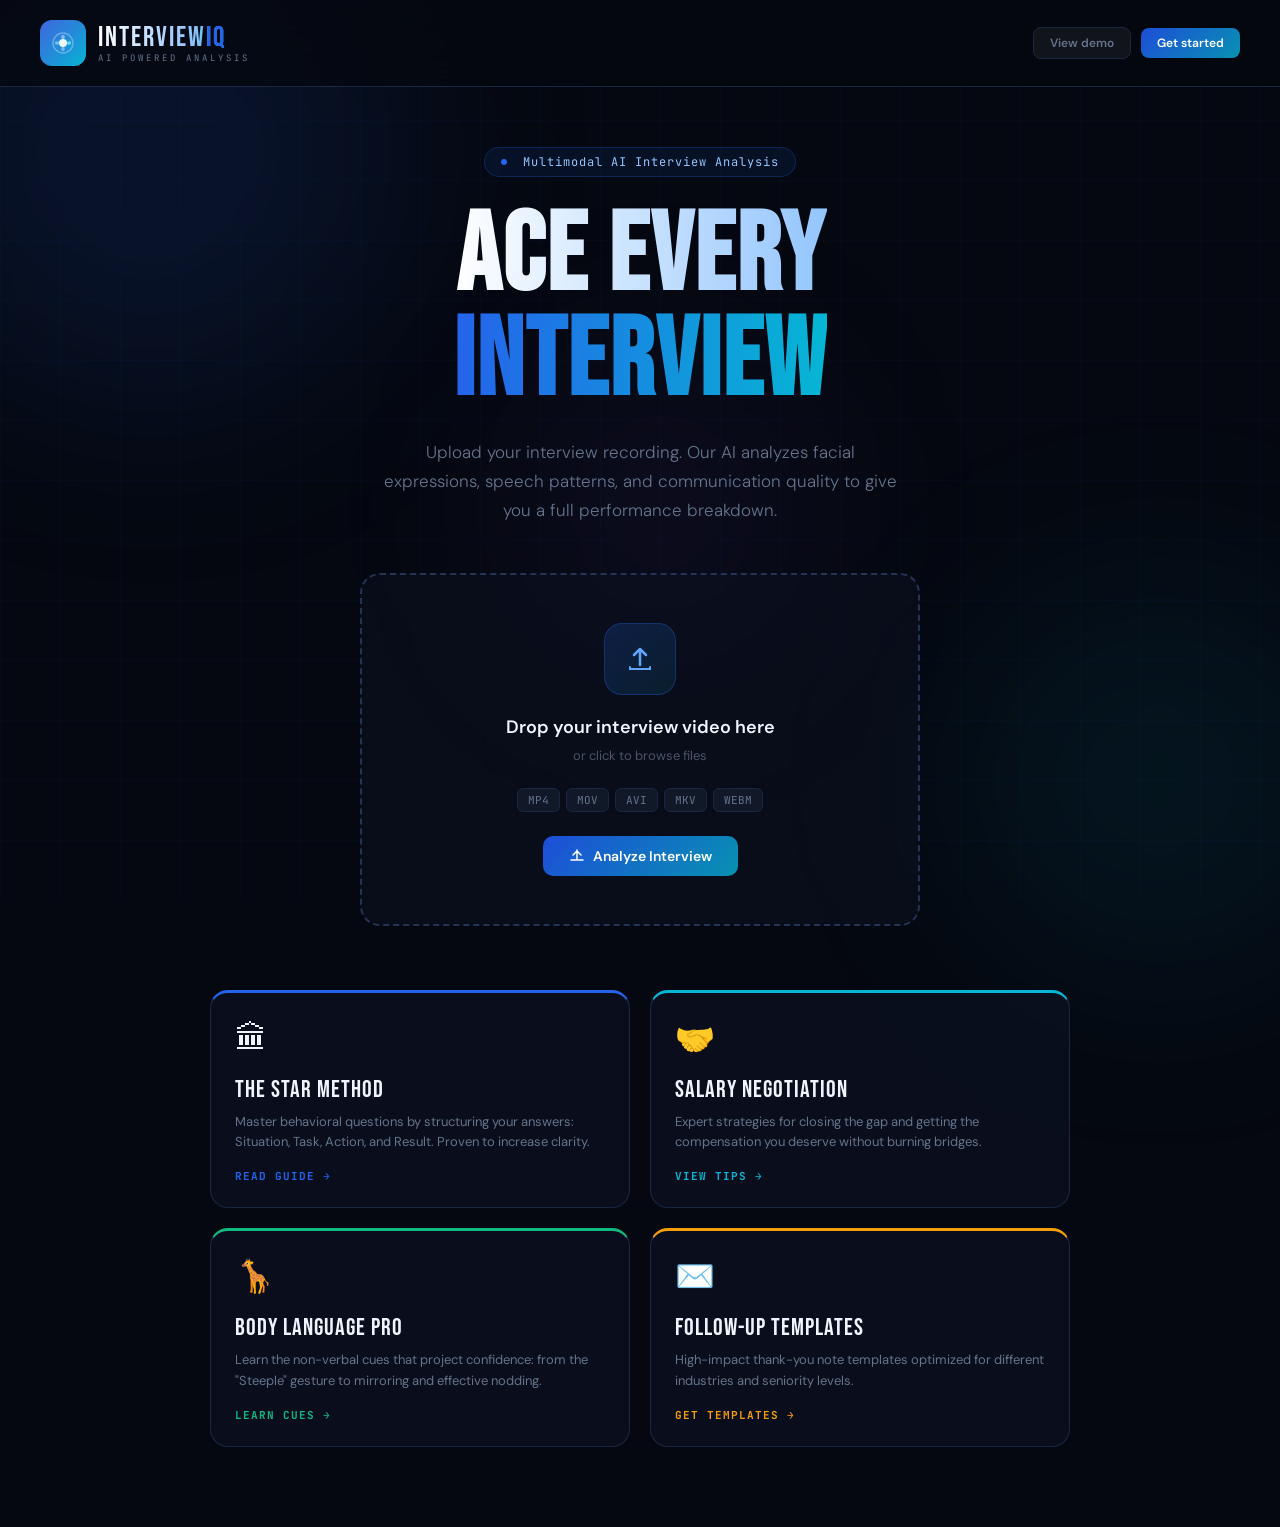
<file: templates/index.html>
<!DOCTYPE html>
<html lang="en">
<head>
<meta charset="UTF-8">
<meta name="viewport" content="width=device-width, initial-scale=1.0">
<title>InterviewIQ — AI Interview Analyzer</title>
<link rel="preconnect" href="https://fonts.googleapis.com">
<link href="https://fonts.googleapis.com/css2?family=Bebas+Neue&family=DM+Sans:wght@300;400;500;600&family=JetBrains+Mono:wght@400;700&display=swap" rel="stylesheet">
<style>
:root {
  --bg: #050810;
  --bg2: #0c1120;
  --bg3: #111827;
  --border: #1a2744;
  --border2: #243356;
  --blue: #2563eb;
  --cyan: #06b6d4;
  --green: #10b981;
  --amber: #f59e0b;
  --red: #ef4444;
  --purple: #8b5cf6;
  --text: #f0f4ff;
  --muted: #4a5568;
  --muted2: #64748b;
}
*{box-sizing:border-box;margin:0;padding:0;}
html{scroll-behavior:smooth;}
body{background:var(--bg);color:var(--text);font-family:'DM Sans',sans-serif;overflow-x:hidden;min-height:100vh;}

/* ANIMATED BG GRID */
body::before{
  content:'';position:fixed;inset:0;
  background-image:
    linear-gradient(rgba(37,99,235,0.04) 1px,transparent 1px),
    linear-gradient(90deg,rgba(37,99,235,0.04) 1px,transparent 1px);
  background-size:60px 60px;
  animation:gridMove 20s linear infinite;
  pointer-events:none;z-index:0;
}
@keyframes gridMove{to{background-position:60px 60px;}}

/* GLOW ORBS */
.glow-orb{position:fixed;border-radius:50%;filter:blur(100px);pointer-events:none;z-index:0;animation:orbFloat 8s ease-in-out infinite;}
.glow-orb.a{width:500px;height:500px;background:rgba(37,99,235,0.12);top:-100px;left:-100px;animation-delay:0s;}
.glow-orb.b{width:400px;height:400px;background:rgba(6,182,212,0.08);bottom:-80px;right:-80px;animation-delay:-4s;}
.glow-orb.c{width:300px;height:300px;background:rgba(139,92,246,0.07);top:40%;left:40%;animation-delay:-2s;}
@keyframes orbFloat{0%,100%{transform:translate(0,0) scale(1);}50%{transform:translate(20px,-20px) scale(1.05);}}

/* SCREENS */
.screen{display:none;position:relative;z-index:1;min-height:100vh;}
.screen.active{display:flex;flex-direction:column;}

/* ═══════════════════════════════════════
   LOGO
═══════════════════════════════════════ */
.logo{display:flex;align-items:center;gap:12px;}
.logo-mark{
  width:46px;height:46px;border-radius:12px;
  background:linear-gradient(135deg,#1d4ed8,#06b6d4);
  display:flex;align-items:center;justify-content:center;
  position:relative;overflow:hidden;flex-shrink:0;
}
.logo-mark::before{
  content:'';position:absolute;inset:0;
  background:linear-gradient(135deg,rgba(255,255,255,0.15),transparent);
}
.logo-mark svg{position:relative;z-index:1;}
.logo-text-wrap{display:flex;flex-direction:column;line-height:1;}
.logo-name{
  font-family:'Bebas Neue',sans-serif;
  font-size:28px;letter-spacing:2px;
  background:linear-gradient(90deg,#fff 0%,#93c5fd 60%,#06b6d4 100%);
  -webkit-background-clip:text;background-clip:text;-webkit-text-fill-color:transparent;
  line-height:1;
}
.logo-name span{color:#2563eb;-webkit-text-fill-color:#2563eb;}
.logo-tag{font-size:9px;color:var(--muted2);letter-spacing:3px;text-transform:uppercase;margin-top:2px;font-family:'JetBrains Mono',monospace;}

/* NAV */
nav{
  display:flex;align-items:center;justify-content:space-between;
  padding:20px 40px;border-bottom:1px solid var(--border);
  background:rgba(5,8,16,0.8);backdrop-filter:blur(20px);
  position:sticky;top:0;z-index:100;
}
.nav-actions{display:flex;gap:10px;align-items:center;}

/* BUTTONS */
.btn{cursor:pointer;border:none;font-family:'DM Sans',sans-serif;font-weight:600;transition:all .2s;display:inline-flex;align-items:center;gap:8px;}
.btn-primary{
  background:linear-gradient(135deg,#1d4ed8,#0891b2);
  color:#fff;padding:11px 26px;border-radius:10px;font-size:14px;
  position:relative;overflow:hidden;
}
.btn-primary::before{content:'';position:absolute;inset:0;background:linear-gradient(135deg,rgba(255,255,255,0.1),transparent);opacity:0;transition:opacity .2s;}
.btn-primary:hover::before{opacity:1;}
.btn-primary:hover{transform:translateY(-1px);box-shadow:0 8px 30px rgba(37,99,235,0.35);}
.btn-primary:active{transform:translateY(0);}
.btn-ghost{background:rgba(255,255,255,0.05);color:var(--muted2);padding:9px 20px;border-radius:8px;font-size:13px;border:1px solid var(--border);}
.btn-ghost:hover{background:rgba(255,255,255,0.09);color:var(--text);border-color:var(--border2);}
.btn-sm{padding:7px 16px;font-size:12px;border-radius:8px;}

/* ═══════════════════════════════════════
   SCREEN 1: LANDING
═══════════════════════════════════════ */
#s1 .content{flex:1;display:flex;flex-direction:column;align-items:center;justify-content:center;padding:60px 40px 80px;}
.hero-eyebrow{
  display:inline-flex;align-items:center;gap:8px;
  background:rgba(37,99,235,0.1);border:1px solid rgba(37,99,235,0.25);
  color:#93c5fd;padding:6px 16px;border-radius:30px;font-size:12px;
  font-family:'JetBrains Mono',monospace;letter-spacing:1px;margin-bottom:28px;
  animation:fadeUp .6s ease both;
}
.hero-eyebrow::before{content:'';width:6px;height:6px;border-radius:50%;background:#2563eb;animation:pulse2 2s ease infinite;}
@keyframes pulse2{0%,100%{opacity:1;transform:scale(1);}50%{opacity:0.5;transform:scale(0.7);}}
.hero-title{
  font-family:'Bebas Neue',sans-serif;
  font-size:clamp(60px,9vw,110px);
  line-height:0.95;letter-spacing:2px;
  text-align:center;margin-bottom:24px;
  animation:fadeUp .7s .1s ease both;
}
.hero-title .line1{
  background:linear-gradient(90deg,#ffffff,#93c5fd);
  -webkit-background-clip:text;background-clip:text;-webkit-text-fill-color:transparent;display:block;
}
.hero-title .line2{
  background:linear-gradient(90deg,#2563eb,#06b6d4);
  -webkit-background-clip:text;background-clip:text;-webkit-text-fill-color:transparent;display:block;
}
.hero-sub{
  font-size:17px;color:var(--muted2);text-align:center;
  max-width:520px;line-height:1.7;margin-bottom:48px;font-weight:300;
  animation:fadeUp .7s .2s ease both;
}
@keyframes fadeUp{from{opacity:0;transform:translateY(20px);}to{opacity:1;transform:translateY(0);}}

/* UPLOAD ZONE */
.upload-zone{
  width:100%;max-width:560px;
  border:2px dashed var(--border2);border-radius:20px;
  padding:48px 32px;text-align:center;cursor:pointer;
  background:rgba(12,17,32,0.6);
  transition:all .3s;position:relative;overflow:hidden;
  animation:fadeUp .7s .3s ease both;
}
.upload-zone::before{
  content:'';position:absolute;inset:0;
  background:radial-gradient(circle at 50% 0%,rgba(37,99,235,0.08),transparent 70%);
  opacity:0;transition:opacity .3s;
}
.upload-zone:hover{border-color:#2563eb;background:rgba(37,99,235,0.05);}
.upload-zone:hover::before{opacity:1;}
.upload-icon-wrap{
  width:72px;height:72px;border-radius:18px;
  background:linear-gradient(135deg,rgba(37,99,235,0.2),rgba(6,182,212,0.1));
  border:1px solid rgba(37,99,235,0.3);
  display:flex;align-items:center;justify-content:center;margin:0 auto 20px;
  transition:transform .3s;
}
.upload-zone:hover .upload-icon-wrap{transform:scale(1.08) translateY(-2px);}
.upload-title{font-size:18px;font-weight:600;color:var(--text);margin-bottom:8px;}
.upload-sub{font-size:13px;color:var(--muted);margin-bottom:24px;}
.format-chips{display:flex;gap:6px;justify-content:center;margin-bottom:24px;}
.fmt{background:var(--bg3);border:1px solid var(--border);border-radius:6px;padding:4px 10px;font-size:11px;color:var(--muted2);font-family:'JetBrains Mono',monospace;}

/* TOOLKIT SECTION */
.toolkit-grid{
  display:grid;grid-template-columns:repeat(2,1fr);gap:20px;
  max-width:860px;width:100%;margin-top:64px;
  animation:fadeUp .7s .4s ease both;
}
.toolkit-card{
  background:rgba(12,17,32,0.8);border:1px solid var(--border);border-top:3px solid var(--accent);
  border-radius:18px;padding:24px;text-align:left;position:relative;
  transition:all .3s cubic-bezier(0.175,0.885,0.32,1.275);cursor:default;
}
.toolkit-card:hover{transform:translateY(-8px);border-color:var(--accent);box-shadow:0 15px 40px rgba(0,0,0,0.4),0 0 20px rgba(var(--accent-rgb),0.1);}
.toolkit-icon{font-size:32px;margin-bottom:16px;}
.toolkit-name{font-family:'Bebas Neue',sans-serif;font-size:24px;letter-spacing:1px;color:var(--text);margin-bottom:8px;}
.toolkit-desc{font-size:13px;color:var(--muted2);line-height:1.6;margin-bottom:16px;}
.toolkit-link{font-size:11px;font-family:'JetBrains Mono',monospace;color:var(--accent);text-transform:uppercase;letter-spacing:1px;font-weight:700;display:flex;align-items:center;gap:6px;}
.toolkit-link:hover{text-decoration:underline;cursor:pointer;}
.tc1{--accent:#2563eb;--accent-rgb:37,99,235;}
.tc2{--accent:#06b6d4;--accent-rgb:6,182,212;}
.tc3{--accent:#10b981;--accent-rgb:16,185,129;}
.tc4{--accent:#f59e0b;--accent-rgb:245,158,11;}

/* ═══════════════════════════════════════
   SCREEN 2: LOADING
═══════════════════════════════════════ */
#s2 .content{flex:1;display:flex;flex-direction:column;align-items:center;justify-content:center;padding:60px 40px;}
.loader-title{font-family:'Bebas Neue',sans-serif;font-size:40px;letter-spacing:3px;color:var(--text);margin-bottom:8px;text-align:center;}
.loader-sub{font-size:14px;color:var(--muted);text-align:center;margin-bottom:52px;font-family:'JetBrains Mono',monospace;}

/* Triple ring loader */
.rings{position:relative;width:120px;height:120px;margin:0 auto 52px;}
.ring{position:absolute;border-radius:50%;border:2px solid transparent;}
.ring1{inset:0;border-top-color:#2563eb;border-right-color:rgba(37,99,235,0.3);animation:spin1 1.4s linear infinite;}
.ring2{inset:12px;border-top-color:#06b6d4;border-left-color:rgba(6,182,212,0.3);animation:spin1 1s linear infinite reverse;}
.ring3{inset:24px;border-top-color:#8b5cf6;border-bottom-color:rgba(139,92,246,0.3);animation:spin1 1.8s linear infinite;}
.ring-center{position:absolute;inset:38px;border-radius:50%;background:linear-gradient(135deg,rgba(37,99,235,0.3),rgba(6,182,212,0.2));display:flex;align-items:center;justify-content:center;}
@keyframes spin1{to{transform:rotate(360deg);}}

.steps-list{width:380px;max-width:100%;}
.step-row{
  display:flex;align-items:center;gap:16px;padding:13px 18px;
  border-radius:12px;margin-bottom:8px;
  border:1px solid transparent;transition:all .4s;
}
.step-row.idle{color:var(--muted);}
.step-row.active{background:rgba(37,99,235,0.08);border-color:rgba(37,99,235,0.2);color:#93c5fd;}
.step-row.done{color:#10b981;}
.step-icon{width:32px;height:32px;border-radius:50%;display:flex;align-items:center;justify-content:center;flex-shrink:0;font-size:14px;transition:all .4s;}
.step-row.idle .step-icon{background:var(--bg3);}
.step-row.active .step-icon{background:rgba(37,99,235,0.2);animation:stepPulse 1.5s ease infinite;}
.step-row.done .step-icon{background:rgba(16,185,129,0.15);}
@keyframes stepPulse{0%,100%{box-shadow:0 0 0 0 rgba(37,99,235,0.4);}50%{box-shadow:0 0 0 8px rgba(37,99,235,0);}}
.step-label{font-size:14px;font-weight:500;}
.step-time{margin-left:auto;font-size:11px;font-family:'JetBrains Mono',monospace;opacity:0;transition:opacity .3s;}
.step-row.done .step-time{opacity:1;color:var(--muted2);}

.progress-wrap{width:380px;max-width:100%;margin-top:28px;}
.progress-track{height:3px;background:var(--border);border-radius:4px;overflow:hidden;}
.progress-fill{height:100%;background:linear-gradient(90deg,#2563eb,#06b6d4);border-radius:4px;transition:width .7s ease;width:0%;}
.progress-label{display:flex;justify-content:space-between;margin-top:8px;font-size:11px;font-family:'JetBrains Mono',monospace;color:var(--muted);}

/* ═══════════════════════════════════════
   SCREEN 3: RESULTS
═══════════════════════════════════════ */
#s3{padding:0;}
#s3 nav{position:relative;}
.results-body{padding:24px 36px;flex:1;}

/* HERO ROW */
.results-hero{
  display:flex;justify-content:space-between;align-items:flex-end;
  margin-bottom:24px;padding-bottom:20px;border-bottom:1px solid var(--border);
}
.rh-left h2{font-family:'Bebas Neue',sans-serif;font-size:38px;letter-spacing:2px;color:var(--text);line-height:1;}
.rh-left p{font-size:12px;color:var(--muted);margin-top:4px;font-family:'JetBrains Mono',monospace;}
.rh-right{text-align:right;}
.big-score{
  font-family:'Bebas Neue',sans-serif;font-size:72px;line-height:1;letter-spacing:2px;
  background:linear-gradient(135deg,#2563eb,#06b6d4);
  -webkit-background-clip:text;background-clip:text;-webkit-text-fill-color:transparent;
}
.big-score-denom{font-size:22px;color:var(--muted);-webkit-text-fill-color:var(--muted);background-clip:initial;}
.tier-badge{
  display:inline-block;padding:5px 16px;border-radius:20px;font-size:12px;font-weight:700;
  letter-spacing:2px;text-transform:uppercase;margin-top:6px;font-family:'JetBrains Mono',monospace;
  background:rgba(37,99,235,0.12);color:#60a5fa;border:1px solid rgba(37,99,235,0.3);
  animation:badgePulse 3s ease infinite;
}
@keyframes badgePulse{0%,100%{box-shadow:0 0 0 0 rgba(37,99,235,0);}50%{box-shadow:0 0 16px rgba(37,99,235,0.25);}}

/* GAUGE ROW */
.gauges-row{display:grid;grid-template-columns:repeat(5,1fr);gap:10px;margin-bottom:20px;}
.gauge-card{
  background:var(--bg2);border:1px solid var(--border);border-radius:14px;
  padding:16px 12px 12px;text-align:center;
  position:relative;overflow:hidden;transition:transform .2s;
}
.gauge-card:hover{transform:translateY(-2px);}
.gauge-card::after{
  content:'';position:absolute;top:0;left:0;right:0;height:2px;
  background:linear-gradient(90deg,var(--ga),var(--gb));
}
.gc1{--ga:#1d4ed8;--gb:#2563eb;}
.gc2{--ga:#0891b2;--gb:#06b6d4;}
.gc3{--ga:#059669;--gb:#10b981;}
.gc4{--ga:#d97706;--gb:#f59e0b;}
.gc5{--ga:#7c3aed;--gb:#8b5cf6;}
.gauge-label{font-size:10px;color:var(--muted2);text-transform:uppercase;letter-spacing:2px;margin-bottom:10px;font-family:'JetBrains Mono',monospace;}
.gauge-svg{display:block;margin:0 auto;}
.gauge-num{font-family:'Bebas Neue',sans-serif;font-size:28px;letter-spacing:1px;margin-top:6px;}

/* MAIN GRID */
.main-grid{display:grid;grid-template-columns:1fr 340px;gap:16px;}

/* TABS */
.card-panel{background:var(--bg2);border:1px solid var(--border);border-radius:16px;padding:20px;}
.tab-nav{display:flex;gap:0;margin-bottom:18px;background:var(--bg);border-radius:10px;padding:4px;border:1px solid var(--border);}
.tab-btn{
  flex:1;padding:8px 10px;font-size:12px;font-weight:600;
  background:transparent;color:var(--muted);border:none;cursor:pointer;
  border-radius:8px;transition:all .2s;font-family:'DM Sans',sans-serif;
  letter-spacing:0.5px;
}
.tab-btn.on{background:var(--bg2);color:#93c5fd;box-shadow:inset 0 0 0 1px var(--border);}
.pane{display:none;}.pane.on{display:block;}

/* SECTION LABELS */
.sec-label{
  font-size:10px;color:var(--muted2);text-transform:uppercase;letter-spacing:3px;
  font-family:'JetBrains Mono',monospace;margin-bottom:14px;display:flex;align-items:center;gap:10px;
}
.sec-label::after{content:'';flex:1;height:1px;background:var(--border);}

/* STRENGTH / WEAKNESS TAGS */
.str-tag{
  display:inline-flex;align-items:center;gap:6px;
  background:rgba(16,185,129,0.07);color:#34d399;
  border:1px solid rgba(16,185,129,0.18);border-radius:8px;
  padding:6px 12px;font-size:12px;margin:3px;transition:transform .15s;
}
.str-tag:hover{transform:scale(1.03);}
.wk-tag{
  display:inline-flex;align-items:center;gap:6px;
  background:rgba(239,68,68,0.07);color:#f87171;
  border:1px solid rgba(239,68,68,0.18);border-radius:8px;
  padding:6px 12px;font-size:12px;margin:3px;transition:transform .15s;
}
.wk-tag:hover{transform:scale(1.03);}
.sug-item{
  border-left:2px solid #2563eb;padding:9px 14px;
  background:rgba(37,99,235,0.05);border-radius:0 8px 8px 0;
  margin-bottom:8px;font-size:13px;color:#94a3b8;line-height:1.6;
}
.sug-num{color:#60a5fa;font-weight:700;margin-right:6px;}

/* METRICS */
.metric-line{
  display:flex;justify-content:space-between;align-items:center;
  padding:8px 0;border-bottom:1px solid rgba(26,39,68,0.5);font-size:13px;
}
.metric-line:last-child{border-bottom:none;}
.ml-name{color:var(--muted2);}
.ml-val{font-weight:600;color:var(--text);font-family:'JetBrains Mono',monospace;font-size:12px;}

/* TRANSCRIPT */
.transcript{
  background:var(--bg);border:1px solid var(--border);border-radius:10px;
  padding:16px;font-size:13px;color:#94a3b8;line-height:2;
  max-height:170px;overflow-y:auto;
}
.transcript::-webkit-scrollbar{width:4px;}
.transcript::-webkit-scrollbar-track{background:transparent;}
.transcript::-webkit-scrollbar-thumb{background:var(--border2);border-radius:4px;}
.filler{background:rgba(245,158,11,0.18);color:#fbbf24;border-radius:4px;padding:1px 5px;font-weight:600;}

/* TIMESTAMPS */
.ts-grid{display:flex;flex-wrap:wrap;gap:6px;margin-top:10px;}
.ts-chip{
  background:rgba(245,158,11,0.08);color:#fbbf24;
  border:1px solid rgba(245,158,11,0.2);border-radius:6px;
  padding:4px 10px;font-size:11px;font-weight:600;font-family:'JetBrains Mono',monospace;
  transition:all .2s;cursor:default;
}
.ts-chip:hover{background:rgba(245,158,11,0.15);transform:scale(1.05);}

/* KEYWORD CHIPS */
.kw{
  display:inline-block;background:rgba(37,99,235,0.1);color:#93c5fd;
  border:1px solid rgba(37,99,235,0.2);border-radius:20px;
  padding:4px 12px;font-size:11px;margin:2px;
}

/* ALERT BANNERS */
.banner{border-radius:10px;padding:10px 16px;font-size:12px;margin-top:10px;font-family:'JetBrains Mono',monospace;}
.banner-blue{background:rgba(6,182,212,0.07);border:1px solid rgba(6,182,212,0.2);color:#67e8f9;}
.banner-amber{background:rgba(245,158,11,0.07);border:1px solid rgba(245,158,11,0.2);color:#fcd34d;}

/* MODAL SYSTEM */
.modal-overlay{
  position:fixed;inset:0;background:rgba(5,8,16,0.9);
  backdrop-filter:blur(15px);z-index:1000;display:none;
  align-items:center;justify-content:center;padding:20px;
}
.modal-overlay.on{display:flex;animation:fadeIn .3s ease;}
.modal-content{
  background:var(--bg2);border:1px solid var(--border);border-radius:24px;
  width:100%;max-width:700px;max-height:90vh;overflow-y:auto;
  position:relative;padding:40px;box-shadow:0 30px 60px rgba(0,0,0,0.5);
  animation:modalScale .4s cubic-bezier(0.175,0.885,0.32,1.275);
}
@keyframes modalScale{from{transform:scale(0.85);opacity:0;}to{transform:scale(1);opacity:1;}}
.modal-close{
  position:absolute;top:20px;right:20px;width:36px;height:36px;
  border-radius:50%;background:rgba(255,255,255,0.05);border:1px solid var(--border);
  color:var(--muted2);display:flex;align-items:center;justify-content:center;
  cursor:pointer;transition:all .2s;z-index:2;
}
.modal-close:hover{background:rgba(255,255,255,0.1);color:#fff;transform:rotate(90deg);}
.m-title{font-family:'Bebas Neue',sans-serif;font-size:36px;letter-spacing:1px;margin-bottom:20px;color:var(--text);}
.m-body{color:#d1d5db;line-height:1.8;font-size:15px;}
.m-body h4{color:var(--accent);margin:24px 0 12px;font-family:'Bebas Neue',sans-serif;font-size:22px;letter-spacing:1px;}
.m-body strong{color:#fff;}
.m-body ul, .m-body ol{margin-left:20px;margin-bottom:20px;}
.m-body li{margin-bottom:12px;}
.m-step-box{background:rgba(37,99,235,0.05);border:1px solid rgba(37,99,235,0.2);padding:16px;border-radius:12px;margin:15px 0;}
.m-highlight{color:var(--accent);font-weight:700;}

</style>
</head>
<body>

<div class="glow-orb a"></div>
<div class="glow-orb b"></div>
<div class="glow-orb c"></div>

<!-- ═══ HIDDEN FILE INPUT ═══ -->
<input type="file" id="video-input" style="display:none" accept="video/*">

<!-- ═══ SCREEN 1: LANDING ═══ -->
<div id="s1" class="screen active">
  <nav>
    <div class="logo">
      <div class="logo-mark">
        <svg width="26" height="26" viewBox="0 0 26 26" fill="none">
          <circle cx="13" cy="13" r="10" stroke="rgba(255,255,255,0.3)" stroke-width="1.5"/>
          <path d="M13 5 L13 21 M5 13 L21 13" stroke="rgba(255,255,255,0.4)" stroke-width="1"/>
          <circle cx="13" cy="13" r="4" fill="white" opacity="0.9"/>
          <circle cx="13" cy="7" r="2" fill="#93c5fd" opacity="0.8"/>
          <circle cx="19" cy="13" r="2" fill="#67e8f9" opacity="0.8"/>
          <circle cx="13" cy="19" r="2" fill="#93c5fd" opacity="0.6"/>
          <circle cx="7" cy="13" r="2" fill="#67e8f9" opacity="0.6"/>
        </svg>
      </div>
      <div class="logo-text-wrap">
        <div class="logo-name">Interview<span>IQ</span></div>
        <div class="logo-tag">AI Powered Analysis</div>
      </div>
    </div>
    <div class="nav-actions">
      <button class="btn btn-ghost btn-sm" onclick="showDemo()">View demo</button>
      <button class="btn btn-primary btn-sm" onclick="startAnalysis()">Get started</button>
    </div>
  </nav>
  <div class="content">
    <div class="hero-eyebrow">
      <span></span> Multimodal AI Interview Analysis
    </div>
    <h1 class="hero-title">
      <span class="line1">Ace Every</span>
      <span class="line2">Interview</span>
    </h1>
    <p class="hero-sub">Upload your interview recording. Our AI analyzes facial expressions, speech patterns, and communication quality to give you a full performance breakdown.</p>

    <div class="upload-zone" onclick="startAnalysis()">
      <div class="upload-icon-wrap">
        <svg width="28" height="28" viewBox="0 0 28 28" fill="none">
          <path d="M14 4 L14 20 M8 10 L14 4 L20 10" stroke="#60a5fa" stroke-width="2.5" stroke-linecap="round" stroke-linejoin="round"/>
          <path d="M4 22 L4 24 Q4 24 4 24 L24 24 Q24 24 24 24 L24 22" stroke="#60a5fa" stroke-width="2" stroke-linecap="round"/>
        </svg>
      </div>
      <div class="upload-title">Drop your interview video here</div>
      <div class="upload-sub">or click to browse files</div>
      <div class="format-chips">
        <span class="fmt">MP4</span><span class="fmt">MOV</span>
        <span class="fmt">AVI</span><span class="fmt">MKV</span><span class="fmt">WEBM</span>
      </div>
      <button class="btn btn-primary" style="pointer-events:none;">
        <svg width="16" height="16" viewBox="0 0 16 16" fill="none"><path d="M8 2v9M4 7l4-4 4 4" stroke="white" stroke-width="1.5" stroke-linecap="round" stroke-linejoin="round"/><path d="M2 12h12" stroke="white" stroke-width="1.5" stroke-linecap="round"/></svg>
        Analyze Interview
      </button>
    </div>

    <div class="toolkit-grid">
      <div class="toolkit-card tc1">
        <div class="toolkit-icon">🏛</div>
        <div class="toolkit-name">The STAR Method</div>
        <div class="toolkit-desc">Master behavioral questions by structuring your answers: Situation, Task, Action, and Result. Proven to increase clarity.</div>
        <div class="toolkit-link" onclick="openToolkit('star')">Read Guide →</div>
      </div>
      <div class="toolkit-card tc2">
        <div class="toolkit-icon">🤝</div>
        <div class="toolkit-name">Salary Negotiation</div>
        <div class="toolkit-desc">Expert strategies for closing the gap and getting the compensation you deserve without burning bridges.</div>
        <div class="toolkit-link" onclick="openToolkit('negotiation')">View Tips →</div>
      </div>
      <div class="toolkit-card tc3">
        <div class="toolkit-icon">🦒</div>
        <div class="toolkit-name">Body Language Pro</div>
        <div class="toolkit-desc">Learn the non-verbal cues that project confidence: from the "Steeple" gesture to mirroring and effective nodding.</div>
        <div class="toolkit-link" onclick="openToolkit('body')">Learn Cues →</div>
      </div>
      <div class="toolkit-card tc4">
        <div class="toolkit-icon">✉️</div>
        <div class="toolkit-name">Follow-up Templates</div>
        <div class="toolkit-desc">High-impact thank-you note templates optimized for different industries and seniority levels.</div>
        <div class="toolkit-link" onclick="openToolkit('templates')">Get Templates →</div>
      </div>
    </div>
  </div>
</div>

<!-- ═══ SCREEN 2: LOADING ═══ -->
<div id="s2" class="screen">
  <nav>
    <div class="logo">
      <div class="logo-mark">
        <svg width="26" height="26" viewBox="0 0 26 26" fill="none">
          <circle cx="13" cy="13" r="10" stroke="rgba(255,255,255,0.3)" stroke-width="1.5"/>
          <path d="M13 5 L13 21 M5 13 L21 13" stroke="rgba(255,255,255,0.4)" stroke-width="1"/>
          <circle cx="13" cy="13" r="4" fill="white" opacity="0.9"/>
          <circle cx="13" cy="7" r="2" fill="#93c5fd" opacity="0.8"/>
          <circle cx="19" cy="13" r="2" fill="#67e8f9" opacity="0.8"/>
          <circle cx="13" cy="19" r="2" fill="#93c5fd" opacity="0.6"/>
          <circle cx="7" cy="13" r="2" fill="#67e8f9" opacity="0.6"/>
        </svg>
      </div>
      <div class="logo-text-wrap">
        <div class="logo-name">Interview<span>IQ</span></div>
        <div class="logo-tag">AI Powered Analysis</div>
      </div>
    </div>
  </nav>
  <div class="content">
    <div class="rings">
      <div class="ring ring1"></div>
      <div class="ring ring2"></div>
      <div class="ring ring3"></div>
      <div class="ring-center">
        <svg width="20" height="20" viewBox="0 0 20 20" fill="none">
          <circle cx="10" cy="10" r="3" fill="#60a5fa"/>
          <circle cx="10" cy="4" r="1.5" fill="#93c5fd" opacity="0.7"/>
          <circle cx="16" cy="10" r="1.5" fill="#67e8f9" opacity="0.7"/>
          <circle cx="10" cy="16" r="1.5" fill="#93c5fd" opacity="0.5"/>
          <circle cx="4" cy="10" r="1.5" fill="#67e8f9" opacity="0.5"/>
        </svg>
      </div>
    </div>
    <div class="loader-title">Analyzing Your Interview</div>
    <div class="loader-sub">This takes 30–90 seconds · please keep this tab open</div>

    <ul class="steps-list" id="stepList">
      <li class="step-row idle" data-i="0">
        <div class="step-icon">👁</div>
        <span class="step-label">Analyzing facial expressions &amp; body language</span>
        <span class="step-time" id="st0">1.2s</span>
      </li>
      <li class="step-row idle" data-i="1">
        <div class="step-icon">🎙</div>
        <span class="step-label">Extracting audio &amp; transcribing speech</span>
        <span class="step-time" id="st1">18.4s</span>
      </li>
      <li class="step-row idle" data-i="2">
        <div class="step-icon">📝</div>
        <span class="step-label">Analyzing communication quality</span>
        <span class="step-time" id="st2">3.7s</span>
      </li>
      <li class="step-row idle" data-i="3">
        <div class="step-icon">🤖</div>
        <span class="step-label">Computing final performance scores</span>
        <span class="step-time" id="st3">0.4s</span>
      </li>
    </ul>

    <div class="progress-wrap">
      <div class="progress-track"><div class="progress-fill" id="pfill"></div></div>
      <div class="progress-label"><span id="pstep">Starting…</span><span id="ppct">0%</span></div>
    </div>
  </div>
</div>

<!-- ═══ SCREEN 3: RESULTS ═══ -->
<div id="s3" class="screen">
  <nav>
    <div class="logo">
      <div class="logo-mark">
        <svg width="26" height="26" viewBox="0 0 26 26" fill="none">
          <circle cx="13" cy="13" r="10" stroke="rgba(255,255,255,0.3)" stroke-width="1.5"/>
          <path d="M13 5 L13 21 M5 13 L21 13" stroke="rgba(255,255,255,0.4)" stroke-width="1"/>
          <circle cx="13" cy="13" r="4" fill="white" opacity="0.9"/>
          <circle cx="13" cy="7" r="2" fill="#93c5fd" opacity="0.8"/>
          <circle cx="19" cy="13" r="2" fill="#67e8f9" opacity="0.8"/>
          <circle cx="13" cy="19" r="2" fill="#93c5fd" opacity="0.6"/>
          <circle cx="7" cy="13" r="2" fill="#67e8f9" opacity="0.6"/>
        </svg>
      </div>
      <div class="logo-text-wrap">
        <div class="logo-name">Interview<span>IQ</span></div>
        <div class="logo-tag">AI Powered Analysis</div>
      </div>
    </div>
    <div class="nav-actions">
      <button class="btn btn-ghost btn-sm" onclick="goBack()">← New Analysis</button>
    </div>
  </nav>

  <div class="results-body">
    <div class="results-hero">
      <div class="rh-left">
        <h2>Analysis Complete</h2>
        <p>Processed in 47.3s &nbsp;·&nbsp; 211 words &nbsp;·&nbsp; 168s duration &nbsp;·&nbsp; en</p>
      </div>
      <div class="rh-right">
        <div class="big-score">71<span class="big-score-denom">/100</span></div>
        <div><span class="tier-badge">Good</span></div>
      </div>
    </div>

    <!-- GAUGES -->
    <div class="gauges-row">
      <div class="gauge-card gc1">
        <div class="gauge-label">Confidence</div>
        <svg class="gauge-svg" id="g1" width="80" height="46" viewBox="0 0 80 46"></svg>
        <div class="gauge-num" id="gn1" style="color:#60a5fa;">0</div>
      </div>
      <div class="gauge-card gc2">
        <div class="gauge-label">Communication</div>
        <svg class="gauge-svg" id="g2" width="80" height="46" viewBox="0 0 80 46"></svg>
        <div class="gauge-num" id="gn2" style="color:#67e8f9;">0</div>
      </div>
      <div class="gauge-card gc3">
        <div class="gauge-label">Eye Contact</div>
        <svg class="gauge-svg" id="g3" width="80" height="46" viewBox="0 0 80 46"></svg>
        <div class="gauge-num" id="gn3" style="color:#34d399;">0</div>
      </div>
      <div class="gauge-card gc4">
        <div class="gauge-label">Composure</div>
        <svg class="gauge-svg" id="g4" width="80" height="46" viewBox="0 0 80 46"></svg>
        <div class="gauge-num" id="gn4" style="color:#fbbf24;">0</div>
      </div>
      <div class="gauge-card gc5">
        <div class="gauge-label">Clarity</div>
        <svg class="gauge-svg" id="g5" width="80" height="46" viewBox="0 0 80 46"></svg>
        <div class="gauge-num" id="gn5" style="color:#a78bfa;">0</div>
      </div>
    </div>

    <div class="main-grid">
      <!-- LEFT -->
      <div>
        <div class="card-panel">
          <div class="tab-nav">
            <button class="tab-btn on" onclick="switchTab(1)">Radar Chart</button>
            <button class="tab-btn" onclick="switchTab(2)">Emotion Timeline</button>
            <button class="tab-btn" onclick="switchTab(3)">Transcript</button>
          </div>

          <div id="p1" class="pane on">
            <canvas id="radarC" width="540" height="210" style="width:100%;"></canvas>
          </div>
          <div id="p2" class="pane">
            <canvas id="timelineC" width="540" height="210" style="width:100%;"></canvas>
          </div>
          <div id="p3" class="pane">
            <div class="transcript">
              Thank you for having me today. I'm really excited to be here. <span class="filler">Um</span>, I've been working in software engineering for about six years now, and I have extensive experience building scalable backend systems. In my previous role at a fintech startup, I led the development of a microservices architecture that handled over two million transactions per day. We reduced latency by forty percent and improved system reliability significantly. I'm particularly passionate about clean code and <span class="filler">uh</span>, <span class="filler">you know</span>, writing maintainable systems. For example, I introduced documentation practices that helped onboard new team members much more efficiently. Looking ahead, I'm eager to bring this experience to a larger organization. I'm a strong communicator, <span class="filler">um</span>, I work well under pressure, and I'm always looking to learn.
            </div>
            <div class="banner banner-amber" style="margin-top:10px;">5 filler words detected (2.4% of total) — highlighted in amber above</div>
          </div>
        </div>

        <!-- NERVOUS TIMESTAMPS -->
        <div class="card-panel" style="margin-top:14px;">
          <div class="sec-label">Nervous moments detected</div>
          <div class="ts-grid">
            <span class="ts-chip">12.3s</span><span class="ts-chip">28.7s</span>
            <span class="ts-chip">45.1s</span><span class="ts-chip">67.8s</span>
            <span class="ts-chip">89.2s</span><span class="ts-chip">102.5s</span>
            <span class="ts-chip">134.0s</span><span class="ts-chip">156.3s</span>
          </div>
          <div class="banner banner-blue" style="margin-top:12px;">Nervousness detected in 16.7% of frames — highest concentration in the first 30 seconds</div>
        </div>
      </div>

      <!-- RIGHT -->
      <div style="display:flex;flex-direction:column;gap:14px;">
        <div class="card-panel" id="strengths-container">
          <div class="sec-label">Strengths</div>
          <span class="str-tag">✓ Strong eye contact</span>
          <span class="str-tag">✓ Low filler word usage</span>
          <span class="str-tag">✓ Good grammar</span>
          <span class="str-tag">✓ Optimal pace (138 WPM)</span>
          <span class="str-tag">✓ Structured responses</span>

          <div class="sec-label" style="margin-top:16px;">Areas to improve</div>
          <span class="wk-tag">✗ Vocabulary could be richer</span>
        </div>

        <div class="card-panel" style="background:linear-gradient(135deg,rgba(37,99,235,0.1),rgba(12,17,32,0.9));border:1px solid rgba(37,99,235,0.3);">
          <div class="sec-label" style="color:#60a5fa;">Career Coach Perspective</div>
          <div id="coach-advice" style="font-size:13px;line-height:1.7;color:#cbd5e1;font-style:italic;">
            "Your communication shows great technical grounding. To reach the next level, focus on the 'Action' part of your STAR stories. You tend to move quickly through your achievements—slow down and let the impact sink in."
          </div>
          <div style="margin-top:12px;display:flex;align-items:center;gap:10px;">
            <div style="width:32px;height:32px;border-radius:50%;background:var(--accent);display:flex;align-items:center;justify-content:center;font-style:normal;">👨‍💼</div>
            <div style="font-size:11px;color:var(--muted2);">Senior Career Advisor</div>
          </div>
        </div>

        <div class="card-panel" id="suggestions-container">
          <div class="sec-label">Suggestions</div>
          <div class="sug-item"><span class="sug-num">1.</span>Practice breathing before answering to reduce early nervousness</div>
          <div class="sug-item"><span class="sug-num">2.</span>Expand vocabulary through industry reading and practice</div>
          <div class="sug-item"><span class="sug-num">3.</span>Use concrete metrics when describing past achievements</div>
          <div class="sug-item"><span class="sug-num">4.</span>Prepare 2–3 STAR-method stories for behavioral questions</div>
        </div>

        <div class="card-panel">
          <div class="sec-label">Speech metrics</div>
          <div class="metric-line"><span class="ml-name">Speaking pace</span><span class="ml-val" style="color:#34d399;">138 WPM ✓</span></div>
          <div class="metric-line"><span class="ml-name">Silence ratio</span><span class="ml-val">18.0%</span></div>
          <div class="metric-line"><span class="ml-name">Word count</span><span class="ml-val">211</span></div>
          <div class="metric-line"><span class="ml-name">Avg sentence</span><span class="ml-val">15.1 words</span></div>
          <div class="metric-line"><span class="ml-name">Filler words</span><span class="ml-val" style="color:#fbbf24;">5 (2.4%)</span></div>
          <div class="metric-line"><span class="ml-name">Readability</span><span class="ml-val">71.3 / 100</span></div>
          <div class="metric-line"><span class="ml-name">Vocabulary richness</span><span class="ml-val">62.4 / 100</span></div>
        </div>

          <span class="kw">systems</span><span class="kw">fintech</span>
        </div>

        <div class="card-panel" id="keywords-container">
          <div class="sec-label">Key topics</div>
          <span class="kw">microservices</span><span class="kw">engineering</span>
          <span class="kw">architecture</span><span class="kw">latency</span>
        </div>

        <div class="card-panel">
          <div class="sec-label">Post-Interview Checklist</div>
          <div style="display:flex;flex-direction:column;gap:10px;">
            <label style="display:flex;align-items:center;gap:10px;font-size:12px;color:#94a3b8;cursor:pointer;">
              <input type="checkbox" style="accent-color:var(--accent);"> Send thank-you email (within 24h)
            </label>
            <label style="display:flex;align-items:center;gap:10px;font-size:12px;color:#94a3b8;cursor:pointer;">
              <input type="checkbox" style="accent-color:var(--accent);"> Connect with interviewers on LinkedIn
            </label>
            <label style="display:flex;align-items:center;gap:10px;font-size:12px;color:#94a3b8;cursor:pointer;">
              <input type="checkbox" style="accent-color:var(--accent);"> Note down technical questions asked
            </label>
            <label style="display:flex;align-items:center;gap:10px;font-size:12px;color:#94a3b8;cursor:pointer;">
              <input type="checkbox" style="accent-color:var(--accent);"> Review your performance against these results
            </label>
          </div>
        </div>
      </div>
    </div>
  </div>
</div>

<!-- ═══ MODAL OVERLAY ═══ -->
<div class="modal-overlay" id="toolkit-modal">
  <div class="modal-content">
    <button class="modal-close" onclick="closeModal()">✕</button>
    <div class="m-title" id="m-title">Guide Title</div>
    <div class="m-body" id="m-body">Guide Content...</div>
  </div>
</div>

<script>
/* ── NAVIGATION ── */
function showScreen(id){document.querySelectorAll('.screen').forEach(s=>s.classList.remove('active'));document.getElementById(id).classList.add('active');}
function goBack(){showScreen('s1');}

/* ── TOOLKIT MODAL ── */
function closeModal(){document.getElementById('toolkit-modal').classList.remove('on');}
function openToolkit(key){
  const titles = {
    star: 'The STAR Method: Your Storytelling Superpower 🦸‍♂️',
    negotiation: 'Salary Negotiation: The High-Stakes Conversation 💰',
    body: 'Body Language Pro: Mastering Non-Verbal Cues 👁',
    templates: 'Follow-up Templates: The Art of the Thank-You ✉️'
  };
  const content = {
    star: `
      <p>Think of behavioral questions like a movie trailer. Your goal is to make the interviewer want to see the whole film. Here is the framework:</p>
      <div class="m-step-box">
        <strong>S - Situation (10%):</strong> Briefly set the context. "Last quarter, our main server crashed during a peak traffic sale."
      </div>
      <div class="m-step-box">
        <strong>T - Task (10%):</strong> What was the specific mountain you had to climb? "I needed to restore service without data loss in under 30 minutes."
      </div>
      <div class="m-step-box">
        <strong>A - Action (60%):</strong> <span class="m-highlight">The Protagonist Moment.</span> What did YOU do? "I isolated the faulty microservice, rolled back the last deployment, and triggered the backup routine."
      </div>
      <div class="m-step-box">
        <strong>R - Result (20%):</strong> The happy ending. "Service resumed in 12 min. No data lost. We saved $50k in potential lost revenue."
      </div>
      <h4>Pro Tip:</h4>
      <p>Always have 3-5 STAR stories ready. Aim for a mix of "Problem I Solved" and "Mistake I Learned From."</p>
    `,
    negotiation: `
      <p>Negotiation is not a battle; it's a value alignment. If you've been offered the job, <span class="m-highlight">the power has shifted to you.</span></p>
      <h4>The 4-Step Strategy:</h4>
      <ol>
        <li><strong>Research is Ammo:</strong> Use levels.fyi and Glassdoor. Know the market rate for your years of experience and location.</li>
        <li><strong>The Pivot:</strong> When they ask for your range early, say: "I'm more focused on the role and value alignment right now. What is the budget you have allocated for this position?"</li>
        <li><strong>The Verbal Lock:</strong> Once an offer is made, don't say yes immediately. Say: "This is a great starting point. Based on my expertise in [X], I was expecting something closer to $Y. If we can get to that number, I'm ready to sign today."</li>
        <li><strong>Beyond the Check:</strong> Negotiate for sign-on bonuses, remote flexibility, or extra PTO if the base salary is capped.</li>
      </ol>
      <h4>What if they say NO?</h4>
      <p>Don't panic. Ask: "I understand. Is there flexibility in other parts of the package, such as equity or performance bonuses? Or, can we agree on a salary review in 6 months based on specific KPIs?"</p>
    `,
    body: `
      <p>Non-verbal communication accounts for over 50% of the impression you make. In professional interviews, it's about <span class="m-highlight">Presence and Poise.</span></p>
      <h4>Key Cues to Master:</h4>
      <ul>
        <li><strong>The 'Steeple' Gesture:</strong> Pressing fingertips together lightly. It projects supreme confidence and authority.</li>
        <li><strong>The Mirroring Rule:</strong> Subtly match the interviewer's energy and posture. It builds subconscious trust.</li>
        <li><strong>Eye Contact (60/40):</strong> Maintain eye contact 60% of the time. Too much is aggressive; too little is shy.</li>
        <li><strong>The 'Fronting' Technique:</strong> Point your torso, hips, and toes directly at the person you are speaking to. It signals total engagement.</li>
      </ul>
      <p><em>Pro Tip: In virtual interviews, look at the camera, not the screen, to simulate direct eye contact.</em></p>
    `,
    templates: `
      <p>A thank-you note is your "Second Impression." Send it within <span class="m-highlight">2-12 hours</span> of the interview.</p>
      <h4>Template 1: The Technical Deep-Dive</h4>
      <div class="m-step-box" style="font-family:'JetBrains Mono'; font-size:12px;">
        "Hi [Name], thank you for the insightful conversation today. I particularly enjoyed our discussion on [Technical Topic X]. After our talk, I thought more about the [Problem Y] you mentioned and believe my experience in [Skill Z] could directly address it..."
      </div>
      <h4>Template 2: The Connection Builder</h4>
      <div class="m-step-box" style="font-family:'JetBrains Mono'; font-size:12px;">
        "Hi [Name], thank you for meeting with me today. It was great to hear about the team's culture and the [Project Name] initiative. I'm very excited about the possibility of contributing to [Company]..."
      </div>
      <h4>Template 3: The "Gracious Rejection" (Post-Decision)</h4>
      <div class="m-step-box" style="font-family:'JetBrains Mono'; font-size:12px;">
        "Dear [Name], thank you for letting me know the decision. While I'm disappointed, I truly enjoyed learning about [Company]. I'd love to stay in touch as I continue to admire the work you're doing in [Industry]."
      </div>
      <p><strong>Note:</strong> Always personalize! Mention one specific point discussed to prove you were truly engaged.</p>
    `
  };

  document.getElementById('m-title').textContent = titles[key];
  document.getElementById('m-body').innerHTML = content[key];
  document.getElementById('toolkit-modal').classList.add('on');
}

async function showDemo(){
  try {
    const res = await fetch('/demo-data');
    const data = await res.json();
    if(data.success) {
      populateResults(data);
      showScreen('s3');
      requestAnimationFrame(()=>{animateGauges();drawRadar();drawTimeline();});
    } else {
      alert("Error loading demo: " + data.error);
    }
  } catch(e) {
    console.error(e);
    alert("Could not connect to server. Make sure main.py is running.");
  }
}

/* ── ANALYSIS ── */
let loaderStep=0,loaderT;
const stepLabels=['Analyzing faces…','Transcribing speech…','NLP analysis…','Scoring…'];
const stepPcts=[22,55,82,100];

function startAnalysis(){
  document.getElementById('video-input').click();
}

document.getElementById('video-input').onchange = async function(e){
  const file = e.target.files[0];
  if(!file) return;

  // Start loading animation
  showScreen('s2');
  loaderStep=0;
  document.querySelectorAll('.step-row').forEach(r=>r.className='step-row idle');
  document.getElementById('pfill').style.width='0%';
  document.getElementById('ppct').textContent='0%';
  document.getElementById('pstep').textContent='Starting…';
  
  // Fake loader progress while waiting for API
  let fakeProgress = 0;
  const progressIval = setInterval(() => {
    if(fakeProgress < 90) {
      fakeProgress += Math.random() * 2;
      updateLoader(fakeProgress);
    }
  }, 1000);

  // Real API call
  const formData = new FormData();
  formData.append('video', file);

  try {
    const res = await fetch('/analyze', {
      method: 'POST',
      body: formData
    });
    const data = await res.json();
    clearInterval(progressIval);

    if(data.success) {
      updateLoader(100);
      populateResults(data);
      setTimeout(() => {
        showScreen('s3');
        requestAnimationFrame(()=>{animateGauges();drawRadar();drawTimeline();});
      }, 500);
    } else {
      alert("Analysis failed: " + data.error);
      goBack();
    }
  } catch(err) {
    clearInterval(progressIval);
    console.error(err);
    alert("An error occurred during analysis. Make sure the server is healthy.");
    goBack();
  }
};

function updateLoader(pct) {
    document.getElementById('pfill').style.width = pct + '%';
    document.getElementById('ppct').textContent = Math.round(pct) + '%';
    
    const rows = document.querySelectorAll('.step-row');
    if(pct < 25) {
        rows[0].className = 'step-row active';
        document.getElementById('pstep').textContent = stepLabels[0];
    } else if(pct < 60) {
        rows[0].className = 'step-row done';
        rows[1].className = 'step-row active';
        document.getElementById('pstep').textContent = stepLabels[1];
    } else if(pct < 85) {
        rows[0].className = 'step-row done';
        rows[1].className = 'step-row done';
        rows[2].className = 'step-row active';
        document.getElementById('pstep').textContent = stepLabels[2];
    } else if(pct < 100) {
        rows[0].className = 'step-row done';
        rows[1].className = 'step-row done';
        rows[2].className = 'step-row done';
        rows[3].className = 'step-row active';
        document.getElementById('pstep').textContent = stepLabels[3];
    } else {
        rows.forEach(r => r.className = 'step-row done');
        document.getElementById('pstep').textContent = 'Complete!';
    }
}

/* ── RESULTS POPULATION ── */
let currentData = null;

function populateResults(data) {
  currentData = data;
  
  // Hero section
  document.querySelector('.rh-left p').innerHTML = `Processed in ${data.processing_time}s · ${data.word_count} words · ${Math.round(data.duration)}s duration`;
  document.querySelector('.big-score').innerHTML = `${Math.round(data.overall_score)}<span class="big-score-denom">/100</span>`;
  document.querySelector('.tier-badge').textContent = data.performance_tier;

  // Gauge values
  gData[0].val = data.scores.confidence;
  gData[1].val = data.scores.communication;
  gData[2].val = data.scores.eye_contact;
  gData[3].val = data.scores.composure;
  gData[4].val = data.scores.clarity;

  // Radar chart labels & values
  // Mapping: ['Eye Contact', 'Composure', 'Vocabulary', 'Grammar', 'Fluency', 'Readability', 'Pace']
  rVals[0] = data.breakdown["Eye Contact"] || 0;
  rVals[1] = data.breakdown["Composure"] || 0;
  rVals[2] = data.breakdown["Vocabulary"] || 0;
  rVals[3] = data.breakdown["Grammar"] || 0;
  rVals[4] = data.breakdown["Fluency"] || 0;
  rVals[5] = data.breakdown["Readability"] || 0;
  rVals[6] = data.breakdown["Pace"] || 0;

  // Timeline
  TL.length = 0;
  data.timeline.forEach(pt => TL.push(pt));

  // Transcript with highlight
  let transHtml = data.transcript;
  const fillers = Object.keys(data.filler_words_found).sort((a,b)=>b.length - a.length);
  fillers.forEach(f => {
    const reg = new RegExp('\\b(' + f + ')\\b', 'gi');
    transHtml = transHtml.replace(reg, '<span class="filler">$1</span>');
  });
  document.querySelector('.transcript').innerHTML = transHtml;
  document.querySelector('.banner-amber').textContent = `${data.filler_word_count} filler words detected (${data.filler_word_rate}% of total) — highlighted in amber above`;

  // Nervous timestamps
  const tsGrid = document.querySelector('.ts-grid');
  tsGrid.innerHTML = '';
  data.nervous_timestamps.slice(0, 15).forEach(ts => {
    const chip = document.createElement('span');
    chip.className = 'ts-chip';
    chip.textContent = ts + 's';
    tsGrid.appendChild(chip);
  });
  document.querySelector('.banner-blue').textContent = `Nervousness detected in ${data.nervous_percentage}% of frames.`;

  // Strengths
  const strContainer = document.getElementById('strengths-container');
  if(strContainer) {
    strContainer.querySelectorAll('.str-tag, .wk-tag').forEach(el => el.remove());
    data.strengths.forEach(s => {
      const tag = document.createElement('span');
      tag.className = 'str-tag';
      tag.innerHTML = '✓ ' + s;
      strContainer.insertBefore(tag, strContainer.querySelectorAll('.sec-label')[1] || null);
    });
    data.weaknesses.forEach(w => {
      const tag = document.createElement('span');
      tag.className = 'wk-tag';
      tag.innerHTML = '✗ ' + w;
      strContainer.appendChild(tag);
    });
  }

  // Suggestions
  const sugContainer = document.getElementById('suggestions-container');
  if(sugContainer) {
    sugContainer.querySelectorAll('.sug-item').forEach(el => el.remove());
    data.suggestions.forEach((s, i) => {
      const item = document.createElement('div');
      item.className = 'sug-item';
      item.innerHTML = `<span class="sug-num">${i+1}.</span>${s}`;
      sugContainer.appendChild(item);
    });
  }

  // Speech Metrics
  document.querySelectorAll('.metric-line').forEach(line => {
    const nameEl = line.querySelector('.ml-name');
    if(!nameEl) return;
    const name = nameEl.textContent;
    const valEl = line.querySelector('.ml-val');
    if(!valEl) return;
    if(name.includes("pace")) valEl.innerHTML = `${Math.round(data.words_per_minute)} WPM ${data.words_per_minute >= 110 && data.words_per_minute <= 160 ? '✓' : ''}`;
    if(name.includes("ratio")) valEl.textContent = (data.silence_ratio * 100).toFixed(1) + '%';
    if(name.includes("count")) valEl.textContent = data.word_count;
    if(name.includes("sentence")) valEl.textContent = data.avg_sentence_length.toFixed(1) + ' words';
    if(name.includes("Filler")) valEl.textContent = `${data.filler_word_count} (${data.filler_word_rate}%)`;
    if(name.includes("Readability")) valEl.textContent = data.readability_score.toFixed(1) + ' / 100';
    if(name.includes("Vocabulary")) valEl.textContent = data.vocabulary_richness.toFixed(1) + ' / 100';
  });

  // Key Topics
  const kwContainer = document.getElementById('keywords-container');
  if(kwContainer) {
    kwContainer.querySelectorAll('.kw').forEach(el => el.remove());
    data.top_keywords.slice(0, 12).forEach(kw => {
      const chip = document.createElement('span');
      chip.className = 'kw';
      chip.textContent = kw;
      kwContainer.appendChild(chip);
    });
  }

  // Dynamic Coach Advice
  const coachEl = document.getElementById('coach-advice');
  if(data.overall_score > 85) {
    coachEl.textContent = `"Exceptional performance. You've balanced technical depth with high-impact delivery. For your next talk, focus on mentorship and how you scale teams, not just systems."`;
  } else if(data.overall_score > 70) {
    coachEl.textContent = `"Solid delivery. You have the skills. To really stand out, bring more 'ownership' language into your stories. Be the protagonist of your Action steps."`;
  } else {
    coachEl.textContent = `"Don't be discouraged. The technical foundation is there. Focus on 'mock interviews' to calm those early nerves. Your content is good, your delivery just needs more practice."`;
  }
}

/* ── GAUGES ── */
const gData=[{id:'g1',nid:'gn1',val:0,col:'#3b82f6',track:'#1a2744'},{id:'g2',nid:'gn2',val:0,col:'#06b6d4',track:'#0c2233'},{id:'g3',nid:'gn3',val:0,col:'#10b981',track:'#0a2420'},{id:'g4',nid:'gn4',val:0,col:'#f59e0b',track:'#2a1e08'},{id:'g5',nid:'gn5',val:0,col:'#8b5cf6',track:'#1c1040'}];
function animateGauges(){
  const t0=performance.now(),dur=1400;
  function frame(now){
    const p=Math.min(1,(now-t0)/dur);
    const ease=1-Math.pow(1-p,4);
    gData.forEach(g=>{
      const v=Math.round(g.val*ease);
      document.getElementById(g.nid).textContent=v;
      const el=document.getElementById(g.id);
      if(!el) return;
      const cx=40,cy=42,r=32,sa=Math.PI,ea=2*Math.PI;
      const ang=sa+(v/100)*(ea-sa);
      const arcPath=(r,s,e)=>{const x1=cx+r*Math.cos(s),y1=cy+r*Math.sin(s),x2=cx+r*Math.cos(e),y2=cy+r*Math.sin(e),lg=e-s>Math.PI?1:0;return `M${x1},${y1} A${r},${r},0,${lg},1,${x2},${y2}`;};
      el.innerHTML=`
        <path d="${arcPath(r,sa,ea)}" fill="none" stroke="${g.track}" stroke-width="6" stroke-linecap="round"/>
        <path d="${arcPath(r,sa,ang)}" fill="none" stroke="${g.col}" stroke-width="6" stroke-linecap="round"/>
        <circle cx="${cx+r*Math.cos(ang)}" cy="${cy+r*Math.sin(ang)}" r="4" fill="${g.col}"/>
      `;
    });
    if(p<1)requestAnimationFrame(frame);
  }
  requestAnimationFrame(frame);
}

/* ── RADAR ── */
const rLabels=['Eye Contact','Composure','Vocabulary','Grammar','Fluency','Readability','Pace'];
const rVals=[0,0,0,0,0,0,0];
function drawRadar(){
  const cv=document.getElementById('radarC');if(!cv)return;
  const ctx=cv.getContext('2d');
  const W=cv.width,H=cv.height,cx=W/2,cy=H/2+10,R=Math.min(W,H)*0.36;
  ctx.clearRect(0,0,W,H);
  const n=rLabels.length,angles=rLabels.map((_,i)=>i/n*Math.PI*2-Math.PI/2);
  // rings
  [0.25,0.5,0.75,1].forEach(f=>{
    ctx.beginPath();
    angles.forEach((a,i)=>{const x=cx+Math.cos(a)*R*f,y=cy+Math.sin(a)*R*f;i===0?ctx.moveTo(x,y):ctx.lineTo(x,y);});
    ctx.closePath();ctx.strokeStyle='rgba(26,39,68,0.9)';ctx.lineWidth=1;ctx.stroke();
  });
  // spokes
  angles.forEach(a=>{ctx.beginPath();ctx.moveTo(cx,cy);ctx.lineTo(cx+Math.cos(a)*R,cy+Math.sin(a)*R);ctx.strokeStyle='rgba(26,39,68,0.7)';ctx.lineWidth=0.5;ctx.stroke();});
  // fill
  ctx.beginPath();
  angles.forEach((a,i)=>{const v=rVals[i]/100,x=cx+Math.cos(a)*R*v,y=cy+Math.sin(a)*R*v;i===0?ctx.moveTo(x,y):ctx.lineTo(x,y);});
  ctx.closePath();
  const grad=ctx.createRadialGradient(cx,cy,0,cx,cy,R);
  grad.addColorStop(0,'rgba(37,99,235,0.3)');grad.addColorStop(1,'rgba(6,182,212,0.05)');
  ctx.fillStyle=grad;ctx.fill();
  ctx.strokeStyle='#3b82f6';ctx.lineWidth=2;ctx.stroke();
  // dots + labels
  angles.forEach((a,i)=>{
    const v=rVals[i]/100,x=cx+Math.cos(a)*R*v,y=cy+Math.sin(a)*R*v;
    ctx.beginPath();ctx.arc(x,y,4,0,Math.PI*2);ctx.fillStyle='#3b82f6';ctx.fill();ctx.strokeStyle='#93c5fd';ctx.lineWidth=1.5;ctx.stroke();
    const lx=cx+Math.cos(a)*R*1.26,ly=cy+Math.sin(a)*R*1.26;
    ctx.fillStyle='#64748b';ctx.font='11px DM Sans,system-ui';ctx.textAlign='center';ctx.textBaseline='middle';ctx.fillText(rLabels[i],lx,ly);
    // value labels
    const vx=cx+Math.cos(a)*R*(v+0.18),vy=cy+Math.sin(a)*R*(v+0.18);
    ctx.fillStyle='#93c5fd';ctx.font='bold 10px JetBrains Mono,monospace';ctx.fillText(rVals[i],vx,vy);
  });
}

/* ── TIMELINE ── */
const TL=[];
const ECOL={1:'#f59e0b',2:'#64748b',3:'#3b82f6',4:'#10b981',0:'#ef4444'};
const ELBL={1:'Nervous',2:'Neutral',3:'Happy',4:'Confident',0:'Confused'};
function drawTimeline(){
  const cv=document.getElementById('timelineC');if(!cv)return;
  const ctx=cv.getContext('2d');
  const W=cv.width,H=cv.height,pl=80,pr=16,pt=16,pb=40;
  const iW=W-pl-pr,iH=H-pt-pb;
  ctx.clearRect(0,0,W,H);
  if(TL.length === 0) return;
  
  // axes
  ctx.strokeStyle='rgba(26,39,68,0.8)';ctx.lineWidth=0.5;
  [0,1,2,3,4].forEach(lv=>{
    const y=pt+iH-lv/4*iH;
    ctx.beginPath();ctx.moveTo(pl,y);ctx.lineTo(W-pr,y);ctx.stroke();
    ctx.fillStyle='#4a5568';ctx.font='10px JetBrains Mono,monospace';ctx.textAlign='right';ctx.textBaseline='middle';
    ctx.fillText(ELBL[lv],pl-8,y);
    // colored dot in legend
    ctx.beginPath();ctx.arc(pl-20,y,3,0,Math.PI*2);ctx.fillStyle=ECOL[lv];ctx.fill();
  });
  
  // x ticks
  const maxT=TL[TL.length-1].t || 1;
  const ticks = [0, maxT/4, maxT/2, 3*maxT/4, maxT];
  ticks.forEach(tt=>{
    const x=pl+tt/maxT*iW;
    ctx.beginPath();ctx.moveTo(x,pt);ctx.lineTo(x,H-pb+6);ctx.strokeStyle='rgba(26,39,68,0.5)';ctx.lineWidth=0.5;ctx.stroke();
    ctx.fillStyle='#334155';ctx.font='10px JetBrains Mono,monospace';ctx.textAlign='center';ctx.fillText(Math.round(tt)+'s',x,H-8);
  });
  
  // connecting line
  ctx.beginPath();
  TL.forEach((pt2,i)=>{
    const x=pl+pt2.t/maxT*iW,y=pt+iH-pt2.e/4*iH;
    i===0?ctx.moveTo(x,y):ctx.lineTo(x,y);
  });
  ctx.strokeStyle='rgba(100,116,139,0.3)';ctx.lineWidth=1;ctx.setLineDash([3,4]);ctx.stroke();ctx.setLineDash([]);
  
  // dots with glow
  TL.forEach(p=>{
    const x=pl+p.t/maxT*iW,y=pt+iH-p.e/4*iH;
    ctx.beginPath();ctx.arc(x,y,5,0,Math.PI*2);ctx.fillStyle=ECOL[p.e]+'22';ctx.fill();
    ctx.beginPath();ctx.arc(x,y,2,0,Math.PI*2);ctx.fillStyle=ECOL[p.e];ctx.fill();
  });
}

/* ── TABS ── */
function switchTab(n){
  document.querySelectorAll('.tab-btn').forEach((b,i)=>{b.className='tab-btn'+(i===n-1?' on':'');});
  document.querySelectorAll('.pane').forEach((p,i)=>{p.className='pane'+(i===n-1?' on':'');});
  if(n===1)setTimeout(drawRadar,50);
  if(n===2)setTimeout(drawTimeline,50);
}
</script>
</body>
</html>
</file>
